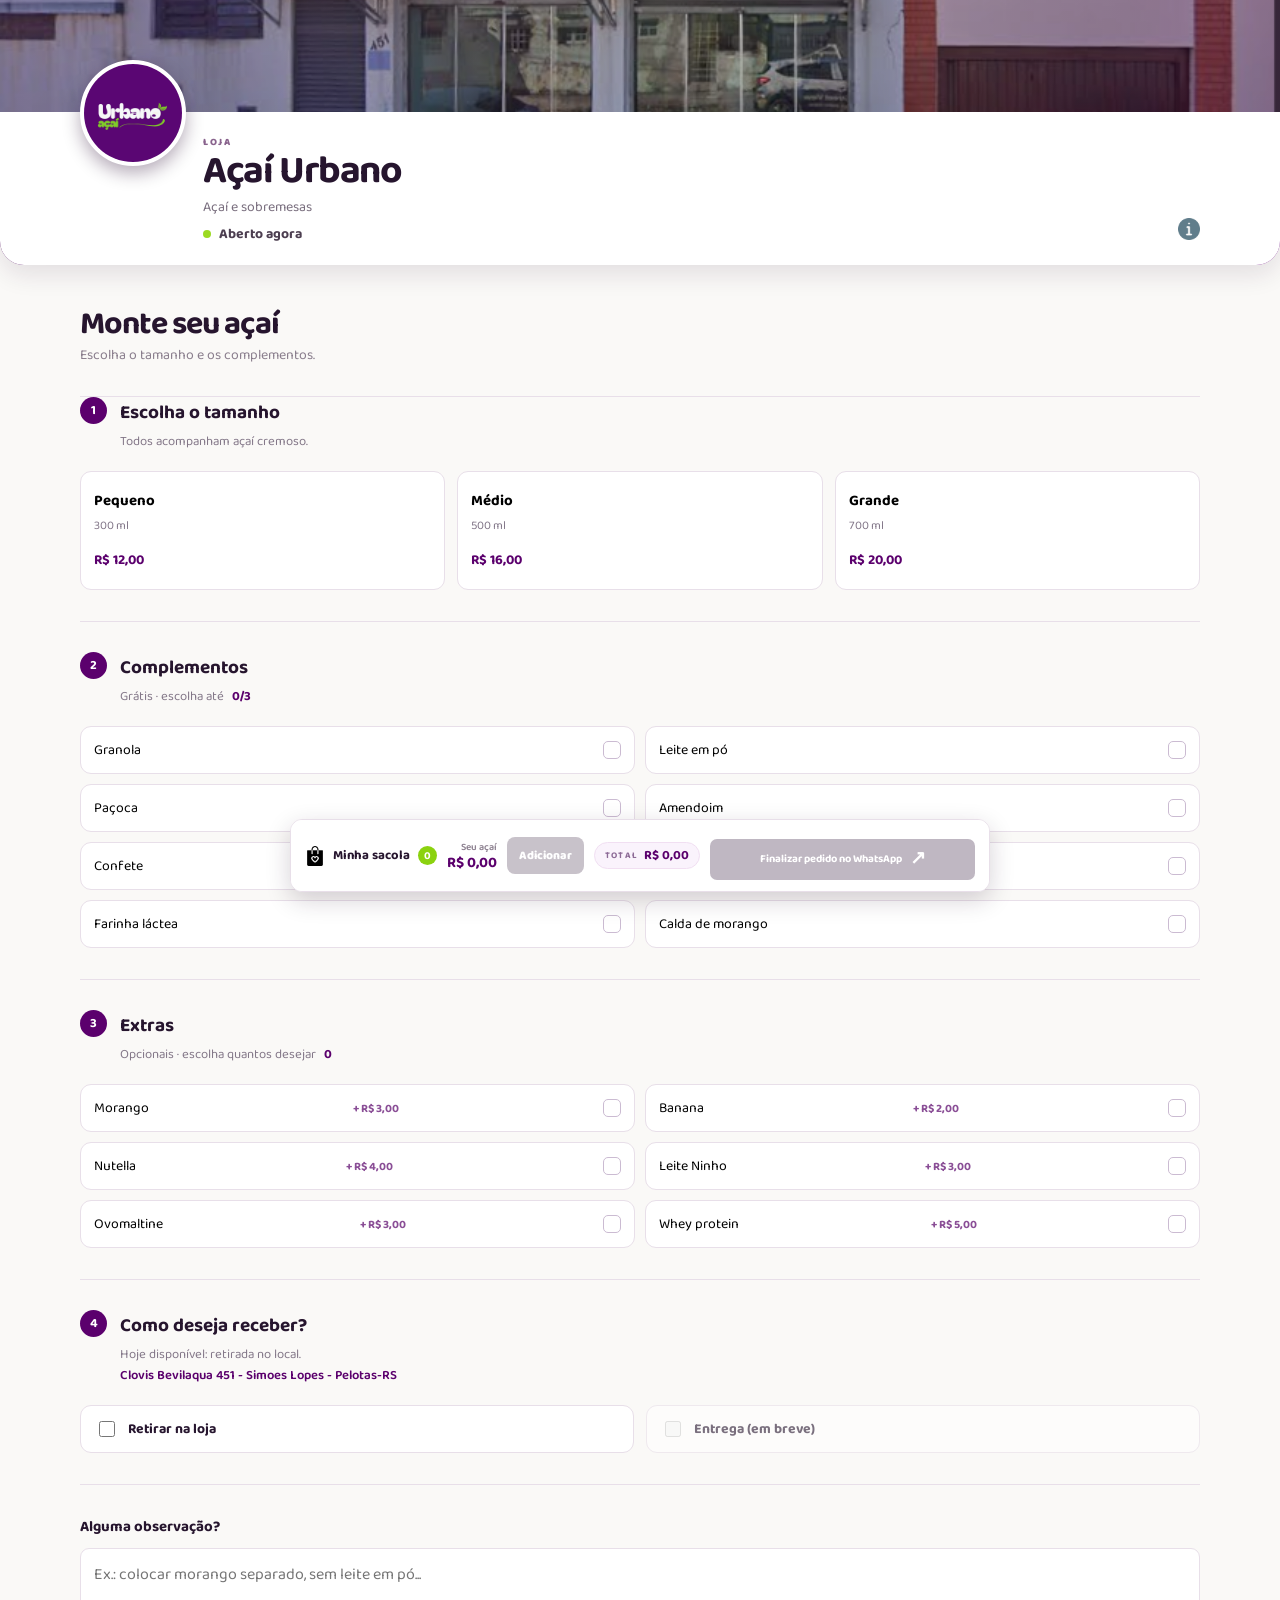
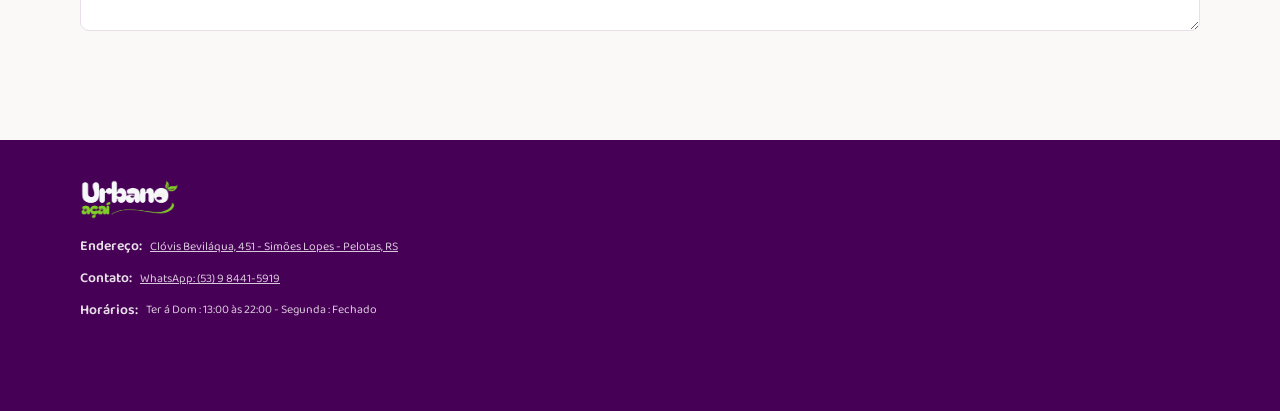
<file: index.html>
<!DOCTYPE html>
<html lang="pt-BR">
<head>
  <meta charset="UTF-8">
  <meta name="viewport" content="width=device-width, initial-scale=1.0">
  <meta name="theme-color" content="#4c1269">
  <title>Açaí Urbano | Peça seu açaí</title>
  <link rel="preconnect" href="https://fonts.googleapis.com">
  <link rel="preconnect" href="https://fonts.gstatic.com" crossorigin>
  <link href="https://fonts.googleapis.com/css2?family=Baloo+2:wght@400;500;600;700;800&display=swap" rel="stylesheet">
  <link rel="stylesheet" href="style.css">
  <link rel="shortcut icon" href="img/fiv-icon.png" type="image/x-icon">
</head>
<body>
  <header class="hero">
    <div class="delivery-profile" id="inicio">
      <div class="profile-cover" aria-hidden="true">
        <img class="img-fundo-perfil" src="img/Captura de tela 2026-08-15 174024.png" alt="">
      </div>
      <div class="profile-info">
        <div class="profile-logo">
          <img src="img/fiv-icon.png" alt="Logo do Açaí Urbano">
        </div>
        <div class="profile-details">
          <p class="profile-label">LOJA</p>
          <h1>Açaí Urbano</h1>
          <p class="profile-category">Açaí e sobremesas</p>
          <p class="profile-status"><span id="statusIndicator"></span> <span id="statusText">Aberto agora</span></p>
          <a href="#" class="profile-info-icon" aria-label="Abrir informações da loja" data-open-modal><img src="img/info.png" alt="Informações"></a>
        </div>
      </div>
    </div>
    <div class="berry berry-1"></div><div class="berry berry-2"></div><div class="berry berry-3"></div>
  </header>

  <main class="container" id="monte">
    <section class="intro">
      <h2>Monte seu açaí</h2>
      <p>Escolha o tamanho e os complementos.</p>
    </section>

    <div class="order-layout">
      <div class="builder">
        <section class="step">
          <div class="step-heading"><span>1</span><div><h3>Escolha o tamanho</h3><p>Todos acompanham açaí cremoso.</p></div></div>
          <div class="size-options" id="sizes"></div>
        </section>

        <section class="step">
          <div class="step-heading"><span>2</span><div><h3>Complementos</h3><p>Grátis · escolha até <b id="includedCount">0/3</b></p></div></div>
          <div class="options-grid" id="included"></div>
        </section>

        <section class="step">
          <div class="step-heading"><span>3</span><div><h3>Extras</h3><p>Opcionais · escolha quantos desejar <b id="extrasCount">0/3</b></p></div></div>
          <div class="options-grid" id="extras"></div>
        </section>

        <section class="step">
          <div class="step-heading"><span>4</span><div><h3>Como deseja receber?</h3><p>Hoje disponível: retirada no local. <br><a href="https://maps.google.com/maps?q=Clovis+Bevilaqua+451+Simoes+Lopes+Pelotas+RS" target="_blank" rel="noopener noreferrer">Clovis Bevilaqua 451 - Simoes Lopes - Pelotas-RS</a></p></div></div>
          <div class="pickup-options">
            <label class="pickup-option" for="pickupStore">
              <input id="pickupStore" type="checkbox">
              <span>Retirar na loja</span>
            </label>
            <label class="pickup-option disabled" for="deliverySoon">
              <input id="deliverySoon" type="checkbox" disabled>
              <span>Entrega (em breve)</span>
            </label>
          </div>
        </section>

        <section class="notes">
          <label for="notes">Alguma observação?</label>
          <textarea id="notes" maxlength="180" placeholder="Ex.: colocar morango separado, sem leite em pó..."></textarea>
        </section>
      </div>

      <aside class="summary" aria-live="polite">
        <div class="cart-bar" id="cartToggle" role="button" tabindex="0" aria-expanded="false">
          <span class="cart-bar-title">
            <img class="cart-icon" src="img/sacola-de-compras.png" alt="Sacola de compras">
            Minha sacola <b id="cartCount">0</b>
          </span>

          <div class="cart-summary-meta">
            <span class="cart-total-pill">
              <small>Total</small>
              <strong id="cartTotal">R$ 0,00</strong>
            </span>
          </div>

          <div class="current-order">
            <span><small>Seu açaí</small><strong id="currentTotal">R$ 0,00</strong></span>
            <button id="addToCart" type="button" disabled>Adicionar</button>
          </div>

          <button class="whatsapp whatsapp-quick" data-send-order type="button" id="sendOrderQuick" disabled>
            Finalizar pedido no WhatsApp <span>↗</span>
          </button>
        </div>
        <div class="cart-details" id="cartDetails">
          <div class="summary-top"><p>ITENS DA SACOLA</p><button class="close-cart" id="closeCart" type="button" aria-label="Fechar sacola">×</button></div>
          <div class="cart-items" id="cartItems"></div>
          <p class="pickup-note">Retirada no local · pagamento na retirada</p>
          <button class="whatsapp" data-send-order id="sendOrder" type="button">Finalizar pedido no WhatsApp <span>↗</span></button>
        </div>
      </aside>
    </div>

  </main>

  <div class="toast" id="toast" role="status"><span></span></div>

  <div class="info-modal-overlay" id="infoModal" aria-hidden="true">
    <div class="info-modal" role="dialog" aria-modal="true" aria-labelledby="infoModalTitle">
      <button class="info-modal-close" id="closeInfoModal" type="button" aria-label="Fechar informações">×</button>
      <div class="info-modal-header">
        <div class="info-modal-logo">
          <img src="img/fiv-icon.png" alt="Logo Açaí Urbano">
        </div>
        <div>
          <p class="profile-label">LOJA</p>
          <h3 id="infoModalTitle">Açaí Urbano</h3>
        </div>
      </div>

      <div class="info-modal-body">
        <div class="info-item">
          <span>Horários</span>
          <p>Terça a domingo: 13:00 às 22:00</p>
          <p>Segunda: fechado</p>
        </div>

        <div class="info-item">
          <span>WhatsApp</span>
          <a href="https://wa.me/5553984415919" target="_blank" rel="noopener noreferrer">(53) 9 8441-5919</a>
        </div>

        <div class="info-item">
          <span>Instagram</span>
          <a href="https://instagram.com/acaiurbano" target="_blank" rel="noopener noreferrer">@acaiurbano</a>
        </div>
        <div class="info-item">
          <span>Endereço</span>
          <a href="https://maps.google.com/maps?q=Clovis+Bevilaqua+451+Simoes+Lopes+Pelotas+RS" target="_blank" rel="noopener noreferrer">
            Clóvis Beviláqua, 451 - Simões Lopes, Pelotas/RS
          </a>
        </div>
        <div class="info-item">
          <span>Localização</span>
          <a href="https://maps.google.com/maps?q=Clovis+Bevilaqua+451+Simoes+Lopes+Pelotas+RS" target="_blank" rel="noopener noreferrer">
            Abrir no Google Maps
          </a>
        </div>
      </div>
    </div>
  </div>

  <footer id="footer"><div class="container">
    <div class="footer-content">
      <img src="img/logo fundo transparente grande.png" alt="Logo Açaí Urbano" width="100px">
      <div class="footer-info">
        <div class="footer-section">
          <h4>Endereço:</h4>
          <a href="https://maps.google.com/maps?q=Clovis+Bevilaqua+451+Simoes+Lopes+Pelotas+RS" target="_blank" rel="noopener noreferrer">
            Clóvis Beviláqua, 451 - Simões Lopes - Pelotas, RS
          </a>
        </div>
        <div class="footer-section">
          <h4>Contato:</h4>
          <a href="https://wa.me/5553984415919" target="_blank" rel="noopener noreferrer">WhatsApp: (53) 9 8441-5919</a>
        </div>
        <div class="footer-section">
          <h4>Horários:</h4>
          <p>Ter á Dom : 13:00 às 22:00 - Segunda : Fechado</p>
        </div>
      </div>
    </div>
  </div></footer>
  <script src="script.js"></script>
</body>
</html>
</file>
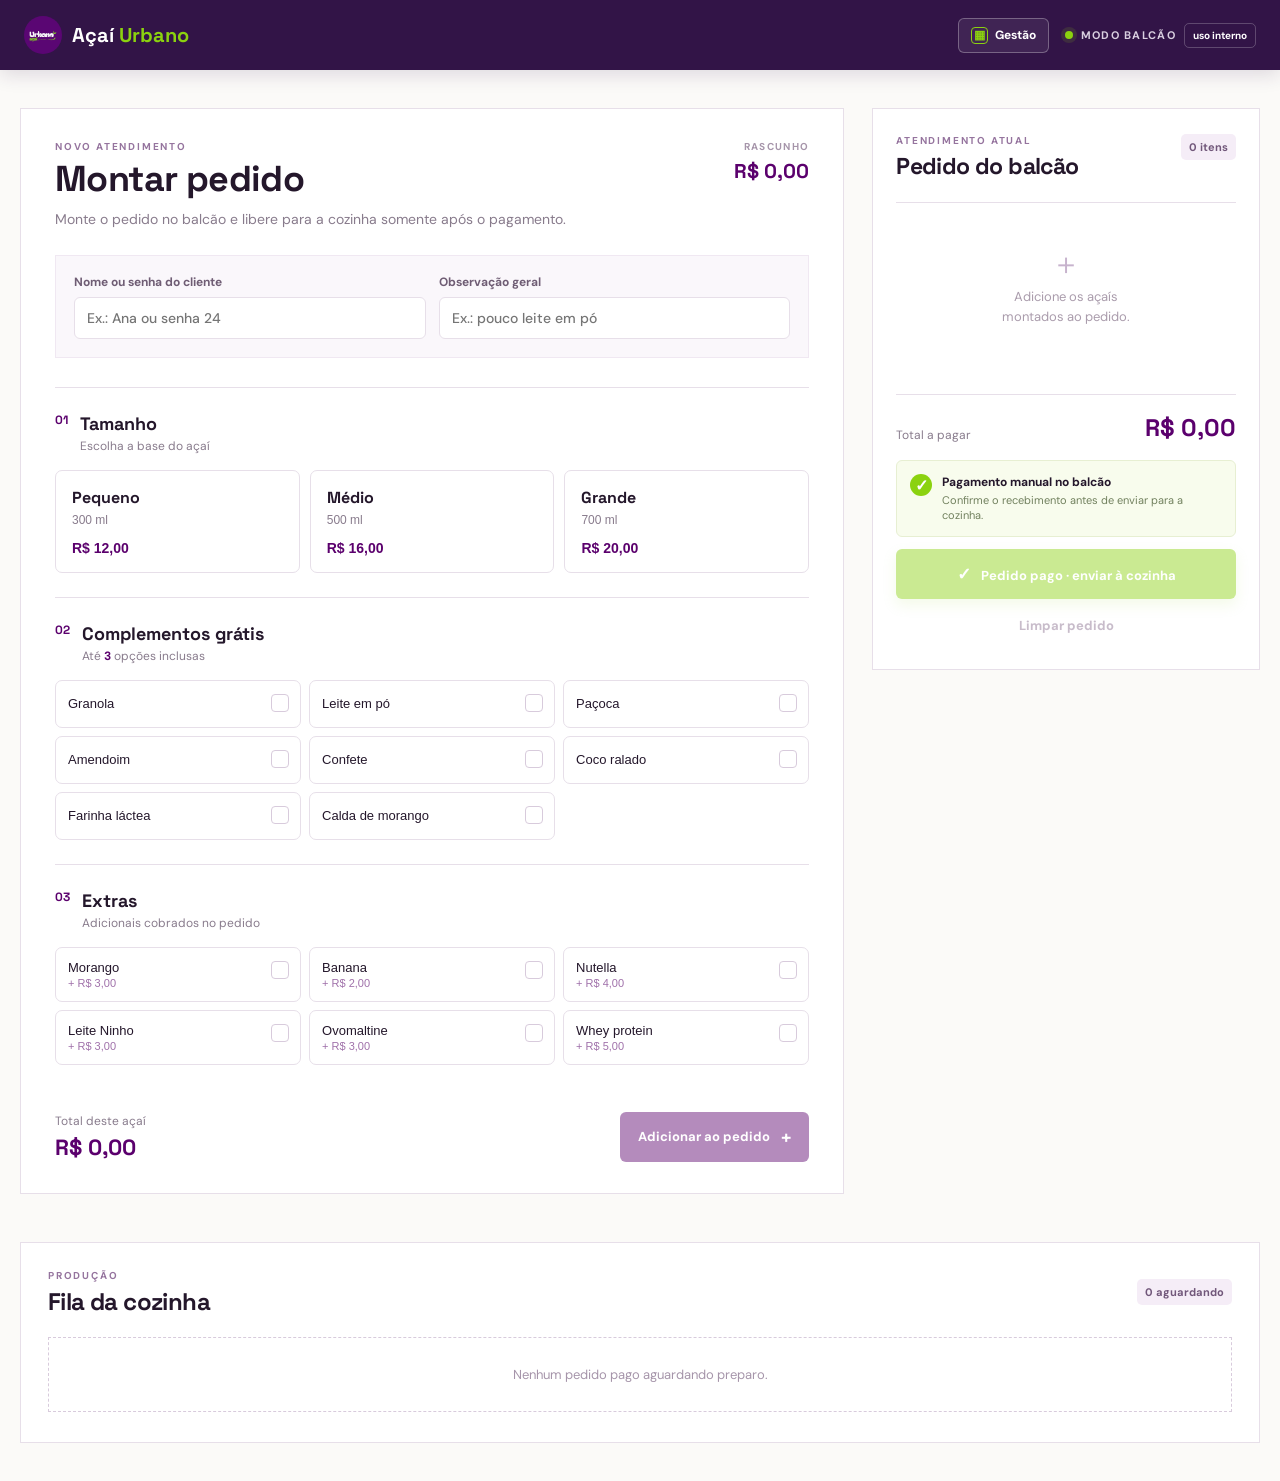
<file: balcao.html>
<!DOCTYPE html>
<html lang="pt-BR">
<head>
  <meta charset="UTF-8">
  <meta name="viewport" content="width=device-width, initial-scale=1.0">
  <meta name="theme-color" content="#321447">
  <title>Açaí Urbano | Balcão</title>
  <link rel="preconnect" href="https://fonts.googleapis.com">
  <link rel="preconnect" href="https://fonts.gstatic.com" crossorigin>
  <link href="https://fonts.googleapis.com/css2?family=DM+Sans:wght@400;500;600;700&family=Space+Grotesk:wght@500;600;700&display=swap" rel="stylesheet">
  <link rel="stylesheet" href="balcao.css">
</head>
<body>
  <header class="topbar">
    <a class="brand" href="index.html" aria-label="Voltar para o site público">
      <img src="img/fiv-icon.png" alt="">
      <span>Açaí <b>Urbano</b></span>
    </a>
    <div class="top-actions"><a class="management-link" href="gestao.html"><span aria-hidden="true">▦</span> Gestão</a><div class="mode"><span class="live-dot"></span> MODO BALCÃO <small>uso interno</small></div></div>
  </header>

  <main class="app-shell">
    <section class="workspace" aria-labelledby="pageTitle">
      <div class="page-heading">
        <div>
          <p class="eyebrow">NOVO ATENDIMENTO</p>
          <h1 id="pageTitle">Montar pedido</h1>
          <p class="subheading">Monte o pedido no balcão e libere para a cozinha somente após o pagamento.</p>
        </div>
        <div class="order-badge"><span id="draftLabel">RASCUNHO</span><strong id="draftTotal">R$ 0,00</strong></div>
      </div>

      <div class="customer-row">
        <label>Nome ou senha do cliente <input id="customerName" maxlength="40" placeholder="Ex.: Ana ou senha 24" autocomplete="off"></label>
        <label>Observação geral <input id="orderNote" maxlength="120" placeholder="Ex.: pouco leite em pó" autocomplete="off"></label>
      </div>

      <section class="builder-section">
        <div class="section-title"><span>01</span><div><h2>Tamanho</h2><p>Escolha a base do açaí</p></div></div>
        <div class="size-grid" id="sizes"></div>
      </section>

      <section class="builder-section">
        <div class="section-title"><span>02</span><div><h2>Complementos grátis</h2><p>Até <b id="includedLimit">3</b> opções inclusas</p></div></div>
        <div class="option-grid" id="included"></div>
      </section>

      <section class="builder-section">
        <div class="section-title"><span>03</span><div><h2>Extras</h2><p>Adicionais cobrados no pedido</p></div></div>
        <div class="option-grid" id="extras"></div>
      </section>

      <div class="builder-footer">
        <div><span>Total deste açaí</span><strong id="itemTotal">R$ 0,00</strong></div>
        <button class="primary-button" id="addItem" type="button" disabled>Adicionar ao pedido <span>+</span></button>
      </div>
    </section>

    <aside class="order-panel" aria-live="polite">
      <div class="panel-heading"><div><p class="eyebrow">ATENDIMENTO ATUAL</p><h2>Pedido do balcão</h2></div><span class="item-count" id="itemCount">0 itens</span></div>
      <div class="draft-items" id="draftItems"><div class="empty-state"><span>＋</span><p>Adicione os açaís<br>montados ao pedido.</p></div></div>
      <div class="panel-total"><span>Total a pagar</span><strong id="orderTotal">R$ 0,00</strong></div>
      <div class="payment-lock">
        <div class="lock-icon">✓</div>
        <div><strong>Pagamento manual no balcão</strong><p>Confirme o recebimento antes de enviar para a cozinha.</p></div>
      </div>
      <button class="paid-button" id="paidAndSend" type="button" disabled><span>✓</span> Pedido pago · enviar à cozinha</button>
      <button class="secondary-button" id="clearDraft" type="button" disabled>Limpar pedido</button>
    </aside>
  </main>

  <section class="kitchen-section" aria-labelledby="kitchenTitle">
    <div class="kitchen-heading"><div><p class="eyebrow">PRODUÇÃO</p><h2 id="kitchenTitle">Fila da cozinha</h2></div><div class="queue-count" id="queueCount">0 aguardando</div></div>
    <div class="kitchen-grid" id="kitchenQueue"><div class="empty-queue">Nenhum pedido pago aguardando preparo.</div></div>
  </section>

  <div class="toast" id="toast" role="status"></div>
  <script src="balcao.js"></script>
</body>
</html>
</file>
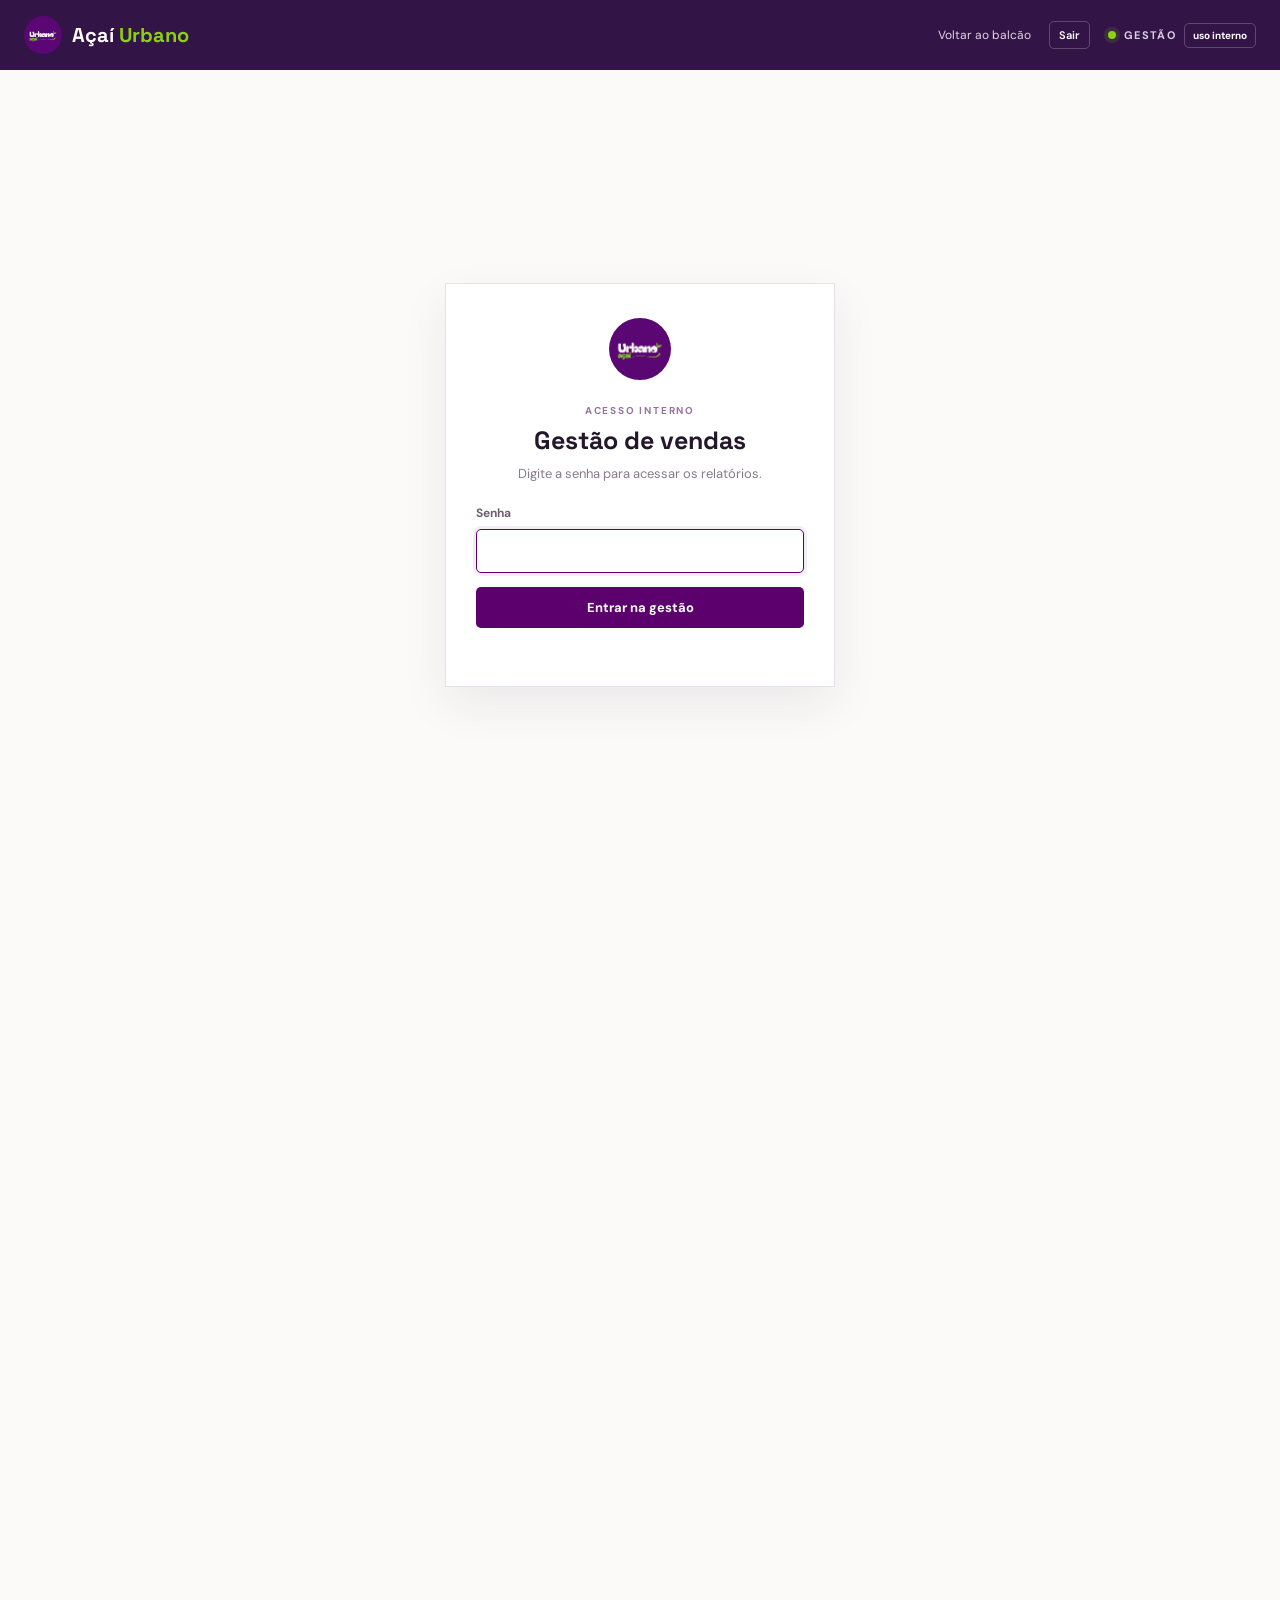
<file: gestao.html>
<!DOCTYPE html>
<html lang="pt-BR">
<head>
  <meta charset="UTF-8">
  <meta name="viewport" content="width=device-width, initial-scale=1.0">
  <meta name="theme-color" content="#321447">
  <title>Açaí Urbano | Gestão</title>
  <link rel="preconnect" href="https://fonts.googleapis.com">
  <link rel="preconnect" href="https://fonts.gstatic.com" crossorigin>
  <link href="https://fonts.googleapis.com/css2?family=DM+Sans:wght@400;500;600;700&family=Space+Grotesk:wght@500;600;700&display=swap" rel="stylesheet">
  <link rel="stylesheet" href="gestao.css">
</head>
<body class="locked">
  <header class="topbar">
    <a class="brand" href="balcao.html"><img src="img/fiv-icon.png" alt=""><span>Açaí <b>Urbano</b></span></a>
    <div class="top-actions"><a href="balcao.html">Voltar ao balcão</a><button class="logout-button" id="logout" type="button">Sair</button><div class="mode"><span class="live-dot"></span> GESTÃO <small>uso interno</small></div></div>
  </header>

  <section class="login-screen" id="loginScreen" aria-labelledby="loginTitle">
    <div class="login-box">
      <img src="img/fiv-icon.png" alt="Logo Açaí Urbano">
      <p class="eyebrow">ACESSO INTERNO</p>
      <h1 id="loginTitle">Gestão de vendas</h1>
      <p>Digite a senha para acessar os relatórios.</p>
      <form id="loginForm">
        <label for="accessPassword">Senha</label>
        <input id="accessPassword" type="password" autocomplete="current-password" autofocus>
        <button type="submit">Entrar na gestão</button>
        <small id="loginError" role="alert"></small>
      </form>
    </div>
  </section>

  <main class="page-shell">
    <div class="page-heading"><div><p class="eyebrow">CONTROLE DA LOJA</p><h1>Gestão de vendas</h1><p>Veja o movimento, quantidade vendida e lucro por período.</p></div><button id="refresh" class="refresh-button" type="button">Atualizar dados</button></div>

    <section class="filter-panel">
      <div class="period-tabs" role="tablist"><button class="period-tab active" data-period="week" type="button">Esta semana</button><button class="period-tab" data-period="month" type="button">Este mês</button><button class="period-tab" data-period="all" type="button">Tudo</button><button class="period-tab" data-period="custom" type="button">Personalizado</button></div>
      <div class="date-fields"><label>De <input id="startDate" type="date"></label><label>Até <input id="endDate" type="date"></label><button id="applyDates" class="apply-button" type="button">Aplicar período</button></div>
      <p class="filter-caption" id="filterCaption"></p>
    </section>

    <section class="metrics-grid">
      <article class="metric-card accent-purple"><span>Faturamento</span><strong id="revenue">R$ 0,00</strong><small>total vendido no período</small></article>
      <article class="metric-card accent-lime"><span>Lucro estimado</span><strong id="profit">R$ 0,00</strong><small>vendas menos custos cadastrados</small></article>
      <article class="metric-card accent-orange"><span>Pedidos pagos</span><strong id="orders">0</strong><small>comandas liberadas</small></article>
      <article class="metric-card accent-pink"><span>Açaís vendidos</span><strong id="acaiCount">0</strong><small>unidades montadas</small></article>
    </section>

    <div class="content-grid">
      <section class="panel sales-panel"><div class="panel-title"><div><p class="eyebrow">DESEMPENHO</p><h2>Resumo das vendas</h2></div><span id="averageTicket">Ticket médio: R$ 0,00</span></div><div class="chart" id="salesChart"></div></section>
      <section class="panel ranking-panel"><div class="panel-title"><div><p class="eyebrow">MIX DE PRODUTOS</p><h2>Mais vendidos</h2></div></div><div id="productRanking" class="ranking-list"></div></section>
    </div>

    <section class="panel details-panel"><div class="panel-title"><div><p class="eyebrow">CONFERÊNCIA</p><h2>Vendas por dia</h2></div><span id="detailCount"></span></div><div class="table-wrap"><table><thead><tr><th>Data</th><th>Pedidos</th><th>Açaís</th><th>Faturamento</th><th>Lucro estimado</th></tr></thead><tbody id="dailyTable"></tbody></table></div></section>

    <section class="panel orders-panel"><div class="panel-title"><div><p class="eyebrow">HISTÓRICO</p><h2>Pedidos do período</h2><p>Exclua uma venda quando o pedido for cancelado.</p></div><span id="orderHistoryCount"></span></div><div class="table-wrap"><table><thead><tr><th>Pedido</th><th>Cliente</th><th>Data e hora</th><th>Itens</th><th>Total</th><th></th></tr></thead><tbody id="orderHistory"></tbody></table></div></section>

    <section class="panel catalog-panel"><div class="panel-title"><div><p class="eyebrow">CARDÁPIO DO BALCÃO</p><h2>Configurar produtos</h2><p>Altere o que aparece na montagem dos pedidos.</p></div><button id="saveCatalog" class="apply-button" type="button">Salvar cardápio</button></div><div class="catalog-grid"><div class="catalog-group"><h3>Tamanhos</h3><div id="sizeCatalog"></div><button class="add-catalog" data-add="size" type="button">+ Adicionar tamanho</button></div><div class="catalog-group"><h3>Complementos grátis</h3><div id="includedCatalog"></div><button class="add-catalog" data-add="included" type="button">+ Adicionar complemento</button></div><div class="catalog-group"><h3>Extras</h3><div id="extraCatalog"></div><button class="add-catalog" data-add="extra" type="button">+ Adicionar extra</button></div></div><p class="saved-message" id="catalogMessage"></p></section>

    <section class="panel costs-panel"><div class="panel-title"><div><p class="eyebrow">CONFIGURAÇÃO</p><h2>Custos dos produtos</h2><p>Informe quanto custa produzir cada item para o lucro ficar mais preciso.</p></div><button id="saveCosts" class="apply-button" type="button">Salvar custos</button></div><div class="cost-fields" id="costFields"></div><p class="saved-message" id="savedMessage"></p></section>
  </main>
  <div class="toast" id="toast" role="status"></div>
  <script src="gestao.js"></script>
</body>
</html>
</file>
<file: style.css>
/* =========================================================
   AÇAÍ URBANO — ESTILOS GERAIS
   ========================================================= */

:root {
  --cream: #faf9f7;
  --ink: #26152e;
  --line: #e8dfe9;
  --pink: #8bd20f;
  --purple: #5b006d;
  --purple-dark: #460055;
  --green: #8bd20f;
}

* { box-sizing: border-box; }

html { scroll-behavior: smooth; }

body {
  margin: 0;
  color: var(--ink);
  background: var(--cream);
  font-family: 'Baloo 2', cursive;
}

button,
textarea { font: inherit; }

button { -webkit-tap-highlight-color: transparent; }

.container {
  width: min(1120px, calc(100% - 40px));
  margin: auto;
}

.brand {
  color: inherit;
  font-size: 24px;
  font-weight: 500;
  letter-spacing: -1.2px;
  text-decoration: none;
}

.brand > span { color: #8bd20f; font-size: 20px; }
.brand b { font-weight: 800; }

/* =========================================================
   CABEÇALHO / HERO
   ========================================================= */

.hero {
  position: relative;
  z-index: 1;
  min-height: 0;
  overflow: hidden;
  color: #fff;
  padding: 0;
  border-radius: 0 0 24px 24px;
  box-shadow: 0 10px 24px #2c15351c;
  background:
    radial-gradient(circle at 75% 25%, #740083 0, transparent 22%),
    linear-gradient(119deg, #460055, #5b006d 62%, #69007d);
}

.delivery-profile {
  position: relative;
  z-index: 2;
  width: 100%;
}

.profile-cover {
  position: relative;
  height: 112px;
  overflow: hidden;
  border: 0;
  border-radius: 0;
}

.img-fundo-perfil {
  display: block;
  width: 100%;
  height: 100%;
  object-fit: cover;
  object-position: center;
}

.profile-cover::before {
  position: absolute;
  inset: 0;
  content: '';
  pointer-events: none;
  background: linear-gradient(90deg, #40004a3d, #40004a0d 58%, #40004a42);
}

.profile-info {
  position: relative;
  display: flex;
  align-items: center;
  gap: 17px;
  min-height: 128px;
  padding: 22px max(26px, calc((100% - 1120px) / 2)) 20px;
  border: 0;
  border-radius: 0;
  background: #fff;
  color: var(--ink);
}

.profile-logo {
  flex: 0 0 106px;
  width: 106px;
  height: 106px;
  align-self: flex-start;
  margin-top: -74px;
  overflow: hidden;
  border: 4px solid #fff;
  border-radius: 50%;
  background: #fff;
  box-shadow: 0 7px 18px #21002955;
}

.profile-logo img { width: 100%; height: 100%; object-fit: cover; object-position: center 58%; }
.profile-details {
  flex: 1;
  position: relative;
}

.profile-info-icon {
  position: absolute;
  bottom: 5px;
  right: 0;
  display: inline-flex;
  align-items: center;
  justify-content: center;
}

.profile-info-icon img {
  width: 22px;
  height: 22px;
  object-fit: contain;
}

.info-modal-overlay {
  position: fixed;
  inset: 0;
  z-index: 30;
  display: flex;
  align-items: center;
  justify-content: center;
  padding: 22px;
  background: rgba(30, 12, 33, 0.58);
  opacity: 0;
  visibility: hidden;
  transition: opacity .2s ease, visibility .2s ease;
}

.info-modal-overlay.active {
  opacity: 1;
  visibility: visible;
}

.info-modal {
  position: relative;
  width: min(520px, 100%);
  max-height: min(82vh, 680px);
  overflow: auto;
  padding: 22px 20px 18px;
  border: 1px solid var(--line);
  border-radius: 20px;
  background: #fff;
  box-shadow: 0 20px 45px rgba(33, 1, 36, 0.26);
}

.info-modal-close {
  position: absolute;
  top: 12px;
  right: 12px;
  width: 36px;
  height: 36px;
  border: 0;
  border-radius: 50%;
  background: #f6edf8;
  color: var(--purple);
  font-size: 24px;
  line-height: 1;
  cursor: pointer;
}

.info-modal-header {
  display: flex;
  align-items: center;
  gap: 14px;
  padding-right: 32px;
  margin-bottom: 16px;
}

.info-modal-logo {
  width: 60px;
  height: 60px;
  border-radius: 50%;
  overflow: hidden;
  border: 2px solid #f3e8f5;
  background: #fff;
}

.info-modal-logo img {
  display: block;
  width: 100%;
  height: 100%;
  object-fit: cover;
}

.info-modal-header h3 {
  margin: 0;
  font-size: clamp(22px, 4vw, 28px);
  line-height: 1.1;
  letter-spacing: -0.8px;
}

.info-modal-body {
  display: grid;
  gap: 10px;
}

.info-item {
  padding: 2px 0;
  border: 0;
  border-bottom: 1px solid var(--line);
  border-radius: 0;
  background: transparent;
}

.info-item:last-child {
  border-bottom: 0;
}

.info-item span {
  display: block;
  margin-bottom: 2px;
  color: #815a8a;
  font-size: 11px;
  font-weight: 800;
  letter-spacing: 1.2px;
  text-transform: uppercase;
}

.info-item a,
.info-item p {
  margin: 0;
  color: var(--ink);
  font-size: 14px;
  line-height: 1.6;
  text-decoration: none;
}

.info-item a {
  color: var(--purple);
  font-weight: 700;
  text-decoration: underline;
  text-underline-offset: 2px;
  text-decoration-thickness: 1.5px;
}

.profile-label { margin: 0 0 2px; color: #89638d; font-size: 10px; font-weight: 800; letter-spacing: 1.6px; }
.profile-details h1 { margin: 0; font-size: clamp(28px, 4vw, 39px); line-height: 1; letter-spacing: -1.4px; }
.profile-category, .profile-status { margin: 5px 0 0; color: #786d7d; font-size: 14px; }
.profile-status { color: #4c3e50; font-weight: 700; }
.profile-status span:first-child { display: inline-block; width: 8px; height: 8px; margin-right: 5px; border-radius: 50%; transition: background .2s; }
.profile-status .status-open { background: #9cda22; }
.profile-status .status-closed { background: #c41e3a; }
.profile-status a { color: inherit; text-decoration: none; transition: color .2s; }
.profile-status a:hover { color: #8bd20f; }

.profile-order {
  display: inline-flex;
  align-items: center;
  justify-content: center;
  flex: none;
  gap: 8px;
  padding: 12px 16px;
  border-radius: 10px;
  color: #fff;
  background: var(--green);
  box-shadow: 0 7px 14px #78b60f3b;
  font-size: 14px;
  font-weight: 800;
  text-decoration: none;
}

.profile-order:hover { filter: brightness(1.06); }
.profile-order span { font-size: 19px; line-height: .7; }

.ver-horarios{
  text-decoration: underline;
  color: #4c3e50; 
  font-weight: 700;
  font-size: 14px;
}

.eyebrow {
  margin: 0 0 13px;
  color: #a4df24;
  font-size: 11px;
  font-weight: 700;
  letter-spacing: 2.1px;
}

.eyebrow.purple { color: #5b006d; }

.cta {
  display: inline-flex;
  align-items: center;
  gap: 18px;
  margin-left: auto;
  padding: 13px 17px;
  border-radius: 10px;
  color: #3c0048;
  background: #8bd20f;
  font-weight: 700;
  text-decoration: none;
}

.cta span { font-size: 20px; }

.berry {
  position: absolute;
  border-radius: 50%;
  background: radial-gradient(circle at 32% 25%, #df4aac, #7b176e 60%, #44104e);
  box-shadow: inset -9px -9px 15px #30063a88;
}

.berry-1 { top: 25px; right: 4%; width: 190px; height: 190px; opacity: .45; }
.berry-2 { top: -58px; right: 20%; width: 130px; height: 130px; opacity: .4; }
.berry-3 { top: 156px; right: 31%; width: 54px; height: 54px; opacity: .5; }

/* =========================================================
   MONTAGEM DO AÇAÍ
   ========================================================= */

.intro {
  padding: 42px 0 30px;
  border-bottom: 1px solid var(--line);
  text-align: left;
}

.intro h2 {
  margin: 0 0 2px;
  font-family: 'Baloo 2', cursive;
  font-size: clamp(27px, 4vw, 32px);
  line-height: 1.1;
  letter-spacing: -1px;
}

.intro > p:last-child {
  margin: 0;
  color: #897d8c;
  font-size: 14px;
}

.order-layout {
  width: 100%;
  display: block;
  padding-bottom: 76px;
}

.builder { 
  display: flex;
  flex-direction: column;
  align-items: center;
  width: 100%;
}

.step {
  width: 100%;
  padding: 0 0 31px;
  margin-bottom: 30px;
  border-bottom: 1px solid var(--line);
}

.step-heading {
  display: flex;
  align-items: flex-start;
  gap: 13px;
  margin-bottom: 19px;
}

.step-heading > span {
  display: grid;
  flex: none;
  width: 27px;
  height: 27px;
  place-items: center;
  border-radius: 50%;
  color: #fff;
  background: var(--purple);
  font-size: 13px;
  font-weight: 700;
}

.step h3 { margin: 1px 0 3px; font-size: 19px; }

.step-heading p { margin: 0; color: #847889; font-size: 13px; }
.step-heading p b { margin-left: 5px; color: var(--purple); }
.step-heading p a { color: var(--purple); text-decoration: none; font-weight: 600; transition: color .2s; }
.step-heading p a:hover { color: #8bd20f; }

.size-options {
  display: grid;
  grid-template-columns: repeat(3, 1fr);
  gap: 12px;
}

.options-grid {
  display: grid;
  grid-template-columns: repeat(2, 1fr);
  gap: 10px;
}

.size-card,
.option {
  border: 1.5px solid var(--line);
  border-radius: 11px;
  background: #fff;
  cursor: pointer;
  transition: border-color .2s, background .2s, box-shadow .2s;
}

.size-card { padding: 17px 13px; text-align: left; }

.size-card:hover,
.option:hover { border-color: #b486bd; }

.size-card.active,
.option.active {
  border-color: var(--purple);
  background: #fbf4fd;
  box-shadow: 0 0 0 1px var(--purple);
}

.size-card strong { display: block; font-size: 15px; }
.size-card span { display: block; margin: 3px 0 12px; color: #827688; font-size: 12px; }
.size-card b { color: var(--purple); font-size: 14px; }

.option {
  display: flex;
  align-items: center;
  justify-content: space-between;
  gap: 8px;
  padding: 12px 13px;
  font-size: 14px;
}

.option .check {
  display: grid;
  flex: none;
  width: 18px;
  height: 18px;
  place-items: center;
  border: 1.5px solid #cbbbd2;
  border-radius: 5px;
  color: #fff;
  font-size: 12px;
}

.option.active .check { border-color: var(--purple); background: var(--purple); }
.option small { color: #8a4e96; font-weight: 700; }

.notes { 
  padding-bottom: 25px;
  width: 100%;
 }
.notes label { display: block; margin-bottom: 9px; font-size: 15px; font-weight: 700; }

.notes textarea {
  width: 100%;
  min-height: 83px;
  padding: 13px;
  resize: vertical;
  border: 1.5px solid var(--line);
  border-radius: 9px;
  outline: none;
}

.notes textarea:focus { border-color: var(--purple); }

.pickup-options {
  display: grid;
  grid-template-columns: repeat(2, minmax(0, 1fr));
  gap: 12px;
}

.pickup-option {
  display: flex;
  align-items: center;
  gap: 10px;
  padding: 12px 14px;
  border: 1.5px solid var(--line);
  border-radius: 11px;
  background: #fff;
  color: var(--ink);
  font-size: 14px;
  font-weight: 700;
}

.pickup-option input {
  width: 16px;
  height: 16px;
  accent-color: var(--purple);
}

.pickup-option.disabled {
  opacity: .6;
  cursor: not-allowed;
}

.builder-total {
  width: 100%;
  margin: 0 0 12px;
  color: var(--purple);
  font-size: 1rem;
  font-weight: 800;
  text-align: right;
}

.builder-add {
  width: 100%;
  padding: 16px;
  border: 0;
  border-radius: 9px;
  color: #fff;
  background: var(--green);
  box-shadow: 0 8px 18px #6f197f2b;
  cursor: pointer;
  font-size: 16px;
  font-weight: 700;
}

.builder-add:hover { filter: brightness(1.08); }
.builder-add span { margin-left: 7px; font-size: 22px; vertical-align: -2px; }

/* =========================================================
   SACOLA FIXA
   ========================================================= */

.summary {
  position: fixed;
  z-index: 10;
  bottom: 8px;
  left: 50%;
  width: min(700px, calc(100% - 20px));
  padding: 0;
  overflow: hidden;
  transform: translateX(-50%);
  border: 1px solid var(--line);
  border-radius: 12px;
  background: #fff;
  box-shadow: 0 8px 24px #25102b30;
}

.cart-bar {
  display: flex;
  align-items: center;
  width: 100%;
  gap: 10px;
  padding: 11px 14px;
  border: 0;
  color: var(--ink);
  background: #fff;
  cursor: pointer;
  font-size: 13px;
  font-weight: 700;
  text-align: left;
}

.cart-bar-title {
  display: flex;
  align-items: center;
  gap: 8px;
  flex-shrink: 0;
  order: 0;
}
.cart-icon { width: 20px; height: 20px; object-fit: contain; }

.cart-bar-title b {
  display: grid;
  min-width: 19px;
  height: 19px;
  padding: 0 5px;
  place-items: center;
  border-radius: 12px;
  color: #fff;
  background: var(--pink);
  font-size: 11px;
}

.cart-summary-meta {
  display: flex;
  align-items: center;
  justify-content: center;
  margin-left: auto;
  order: 2;
}

.cart-total-pill {
  display: inline-flex;
  align-items: center;
  gap: 6px;
  padding: 5px 10px;
  border: 1px solid #f1dff2;
  border-radius: 999px;
  background: #faf3fc;
  color: var(--purple);
}

.cart-total-pill small {
  color: #8d6b97;
  font-size: 9px;
  font-weight: 700;
  letter-spacing: 1.2px;
  text-transform: uppercase;
}

.cart-total-pill strong {
  font-size: 13px;
  line-height: 1;
}

.current-order {
  display: flex;
  align-items: center;
  gap: 10px;
  margin-left: auto;
  order: 1;
}

.current-order > span { display: flex; flex-direction: column; align-items: flex-end; }
.current-order small { color: #8d8190; font-size: 10px; font-weight: 600; }
.current-order strong { color: var(--purple); font-size: 15px; line-height: 1.1; }

.current-order button {
  padding: 9px 12px;
  border: 0;
  border-radius: 8px;
  color: #fff;
  background: var(--green);
  cursor: pointer;
  font: inherit;
  font-size: 12px;
  font-weight: 800;
}

.current-order button:disabled { cursor: not-allowed; background: #c8c2ca; }

.cart-bar-total { margin-left: auto; color: var(--purple); font-size: 15px; }
.cart-chevron { color: var(--purple); font-size: 17px; transition: transform .25s; }
.expanded .cart-chevron { transform: rotate(180deg); }

.cart-details {
  display: none;
  padding: 0 18px 15px;
  border-top: 1px solid var(--line);
}

.expanded .cart-details { display: block; }

.summary-top {
  position: relative;
  display: flex;
  align-items: center;
  justify-content: space-between;
  padding: 13px 28px 9px 0;
}

.summary-top p {
  margin: 0;
  color: #765781;
  font-size: 10px;
  font-weight: 700;
  letter-spacing: 1.8px;
}

.close-cart {
  position: absolute;
  top: 6px;
  right: 0;
  border: 0;
  color: #7c3287;
  background: transparent;
  cursor: pointer;
  font-size: 25px;
  line-height: 1;
  padding: 0;
}

.cart-items { min-height: 0; max-height: 210px; overflow: auto; }
.empty { margin: 5px 0; color: #95889a; font-size: 14px; line-height: 1.5; }

.cart-item { padding: 10px 0; border-bottom: 1px solid var(--line); }

.cart-item-head,
.cart-bottom { display: flex; align-items: flex-start; justify-content: space-between; gap: 10px; }

.cart-item-head strong { display: block; font-size: 14px; }
.cart-item-head small { color: #897c8e; font-size: 11px; }

.cart-item p { margin: 6px 0 8px; color: #756779; font-size: 11px; line-height: 1.45; }
.cart-item p b { color: #604166; font-weight: 700; }
.cart-bottom { align-items: center; }
.cart-bottom > strong { color: var(--purple); font-size: 14px; }

.remove,
.quantity button {
  border: 0;
  color: var(--purple);
  background: transparent;
  cursor: pointer;
  font-size: 21px;
  font-weight: 700;
  line-height: 1;
}

.remove { padding: 0; color: #a78ba9; }

.quantity {
  display: flex;
  align-items: center;
  overflow: hidden;
  border: 1px solid var(--line);
  border-radius: 6px;
}

.quantity button { width: 25px; height: 25px; font-size: 17px; }
.quantity span { width: 23px; font-size: 12px; font-weight: 700; text-align: center; }

.whatsapp {
  width: 100%;
  margin-top: 12px;
  padding: 13px;
  border: 0;
  border-radius: 7px;
  color: #fff;
  background: var(--green);
  cursor: pointer;
  font-size: 15px;
  font-weight: 700;
}

.whatsapp-quick {
  display: none;
  width: auto;
  margin-top: 8px;
  padding: 9px 10px;
  font-size: 11px;
  line-height: 1.2;
  order: 4;
}

.summary:not(.expanded) .whatsapp-quick {
  display: inline-flex;
  align-items: center;
  justify-content: center;
  width: 100%;
}

.summary.expanded .whatsapp-quick { display: none; }

.whatsapp:hover { filter: brightness(.92); }
.whatsapp:disabled { background: #bfb7c2; cursor: not-allowed; }
.whatsapp span { margin-left: 8px; font-size: 19px; }
.pickup-note { margin: 9px 0 0; color: #8c7f91; font-size: 11px; text-align: center; }

/* =========================================================
   RODAPÉ E AVISOS
   ========================================================= */

footer { padding: 29px 0 90px 0; color: #fff; background: var(--purple-dark); }
footer .container { display: flex; align-items: center; justify-content: space-between; flex-wrap: wrap; gap: 20px; }
footer .brand { font-size: 20px; }
footer p { margin: 0; color: #d9c8dc; font-size: 12px; }

.footer-content {
  display: flex;
  flex-direction: column;
  align-items: flex-start;
  gap: 10px;
  width: 100%;
}

.footer-info {
  display: flex;
  flex-direction: column;
  flex: 1;
  gap: 10px;
}

.footer-section {
  display: flex;
  align-items: center;
  gap: 8px;
}

.footer-section h4 {
  font-size: 14px;
  font-weight: 600;
  color: var(--line);
  margin: 0;
}

.footer-section a {
  color: #d9c8dc;
  font-size: 12px;
  transition: color .2s;
}

.footer-section p {
  margin: 0;
  color: #d9c8dc;
  font-size: 12px;
  line-height: 1.4;
}

.footer-section a:hover {
  color: #8bd20f;
}

.toast {
  position: fixed;
  z-index: 20;
  top: 0;
  left: 0;
  right: 0;
  padding: 12px 19px;
  transform: translateY(-120px);
  color: #fff;
  box-shadow: 0 4px 20px #0003;
  font-size: 14px;
  transition: transform .3s;
  display: flex;
  align-items: center;
  justify-content: center;
  text-align: center;
}

.toast.show { transform: translateY(0); }

.toast.success {
  background: #2ecc71;
}

.toast.error {
  background: #c41e3a;
}

/* =========================================================
   RESPONSIVIDADE
   ========================================================= */

@media (max-width: 760px) {
  .container { width: min(100% - 30px, 1120px); }
  .hero { min-height: 0; padding: 0; }
  .delivery-profile { padding-top: 0; }
  .profile-cover { height: 96px; }
  .profile-info { display: grid; grid-template-columns: 78px 1fr; gap: 12px; min-height: 126px; padding: 18px 16px 16px; }
  .profile-logo { flex-basis: 78px; width: 78px; height: 78px; margin-top: -55px; }
  .profile-details h1 { font-size: 30px; }
  .profile-category, .profile-status { font-size: 12px; }

  .berry-1 { top: 165px; right: -60px; width: 170px; height: 170px; opacity: .35; }
  .berry-2 { display: none; }
  .berry-3 { top: 132px; right: 18%; }

  .intro { padding: 30px 0 24px; }
  .summary {
    width: min(500px, calc(100% - 12px));
    bottom: 6px;
  }

  .cart-bar {
    gap: 8px;
    align-items: center;
    flex-wrap: wrap;
  }

  .cart-bar-title {
    flex: 1 1 100%;
    justify-content: flex-start;
  }

  .cart-summary-meta {
    order: 2;
    width: auto;
    margin-left: auto;
    width: 100%;
  }

  .cart-total-pill {
    display: flex;
    justify-content: space-between;
    padding: 4px 8px;
    width: 100%;
  }

  .current-order {
    width: 100%;
    margin-left: 0;
    justify-content: space-between;
    gap: 7px;
  }

  .current-order > span {
    align-items: flex-start;
  }

  .current-order button {
    padding: 8px 10px;
    min-width: 86px;
  }

  .size-options { gap: 8px; }
  .size-card { padding: 13px 9px; }
  .options-grid { grid-template-columns: 1fr; }

  footer .container { flex-direction: column; align-items: flex-start; gap: 12px; }
}
</file>
<file: balcao.css>
.top-actions{display:flex;align-items:center;gap:16px}.management-link{display:inline-flex;align-items:center;gap:7px;padding:8px 12px;border:1px solid #ffffff4a;border-radius:6px;color:#fff;background:#ffffff12;text-decoration:none;font:700 12px 'DM Sans',sans-serif;transition:background .2s,border-color .2s,transform .2s}.management-link span{display:grid;width:17px;height:17px;place-items:center;border:1px solid #8bd20f;border-radius:4px;color:#8bd20f;font-size:12px;line-height:1}.management-link:hover{border-color:#8bd20f;background:#8bd20f20;transform:translateY(-1px)}@media(max-width:560px){.top-actions{gap:9px}.management-link{padding:7px 9px;font-size:11px}.management-link span{display:none}}
.kitchen-actions{display:grid;grid-template-columns:1fr 1.45fr;gap:8px}.print-button{width:100%;padding:10px;border:1px solid #d8cbdc;border-radius:5px;color:var(--purple);background:#fff;cursor:pointer;font-weight:700}.print-button:hover{background:#faf4fc}
:root{--ink:#24172b;--muted:#887b8c;--line:#e7dfe9;--purple:#5b006d;--purple-dark:#321447;--lime:#8bd20f;--paper:#fbfaf8;--white:#fff;--orange:#f17b43}*{box-sizing:border-box}body{margin:0;color:var(--ink);background:var(--paper);font-family:'DM Sans',sans-serif}.topbar{height:70px;padding:0 max(24px,calc((100% - 1260px)/2));display:flex;align-items:center;justify-content:space-between;color:#fff;background:var(--purple-dark);box-shadow:0 5px 18px #32144724}.brand{display:flex;align-items:center;gap:10px;color:#fff;text-decoration:none;font:700 20px 'Space Grotesk',sans-serif}.brand img{width:38px;height:38px;border-radius:50%;background:#fff}.brand b{color:var(--lime)}.mode{display:flex;align-items:center;gap:8px;color:#d9cfe0;font-size:11px;font-weight:700;letter-spacing:1.3px}.mode small{padding:5px 8px;border:1px solid #ffffff38;border-radius:5px;color:#fff;font-size:10px;letter-spacing:0;text-transform:none}.live-dot{width:8px;height:8px;border-radius:50%;background:var(--lime);box-shadow:0 0 0 4px #8bd20f22}.app-shell,.kitchen-section{width:min(1260px,calc(100% - 40px));margin:auto}.app-shell{display:grid;grid-template-columns:minmax(0,1.7fr) minmax(330px,.8fr);gap:28px;padding:38px 0 48px}.workspace,.order-panel,.kitchen-section{border:1px solid var(--line);background:#fff}.workspace{padding:31px 34px}.page-heading,.panel-heading,.kitchen-heading{display:flex;align-items:flex-start;justify-content:space-between;gap:20px}.eyebrow{margin:0 0 7px;color:#95749e;font-size:10px;font-weight:700;letter-spacing:1.8px}.page-heading h1,.panel-heading h2,.kitchen-heading h2{margin:0;font:700 clamp(26px,3vw,36px)/1.1 'Space Grotesk',sans-serif;letter-spacing:-.6px}.subheading{max-width:540px;margin:10px 0 0;color:var(--muted);font-size:14px}.order-badge{text-align:right}.order-badge span{display:block;color:#a695aa;font-size:10px;font-weight:700;letter-spacing:1.3px}.order-badge strong{display:block;margin-top:5px;color:var(--purple);font:700 20px 'Space Grotesk',sans-serif}.customer-row{display:grid;grid-template-columns:1fr 1fr;gap:13px;margin:27px 0 29px;padding:18px;background:#faf7fb;border:1px solid #f0e8f2}.customer-row label{display:grid;gap:7px;color:#6f5d74;font-size:12px;font-weight:700}.customer-row input{width:100%;padding:11px 12px;border:1px solid var(--line);border-radius:6px;outline:none;color:var(--ink);background:#fff;font:500 14px 'DM Sans',sans-serif}.customer-row input:focus{border-color:var(--purple);box-shadow:0 0 0 3px #5b006d12}.builder-section{padding:24px 0;border-top:1px solid var(--line)}.section-title{display:flex;align-items:flex-start;gap:12px;margin-bottom:16px}.section-title>span{color:var(--purple);font:700 12px 'Space Grotesk',sans-serif}.section-title h2{margin:0;font:700 18px 'Space Grotesk',sans-serif}.section-title p{margin:3px 0 0;color:var(--muted);font-size:12px}.section-title p b{color:var(--purple)}.size-grid{display:grid;grid-template-columns:repeat(3,1fr);gap:10px}.size-card,.option-card{position:relative;border:1px solid var(--line);border-radius:7px;background:#fff;color:var(--ink);cursor:pointer;text-align:left;transition:.18s ease}.size-card{padding:16px}.size-card:hover,.option-card:hover{border-color:#ba9cc1;transform:translateY(-1px)}.size-card.active,.option-card.active{border-color:var(--purple);box-shadow:0 0 0 2px #5b006d12;background:#fbf3fd}.size-card strong,.size-card span,.size-card b{display:block}.size-card strong{font:700 16px 'Space Grotesk',sans-serif}.size-card span{margin:5px 0 13px;color:var(--muted);font-size:12px}.size-card b{color:var(--purple);font-size:14px}.option-grid{display:grid;grid-template-columns:repeat(3,1fr);gap:8px}.option-card{min-height:48px;padding:12px 34px 12px 12px;font-size:13px}.option-card small{display:block;margin-top:2px;color:#a071aa;font-size:11px}.option-card i{position:absolute;top:13px;right:11px;width:18px;height:18px;display:grid;place-items:center;border:1px solid #d8cbdc;border-radius:4px;color:transparent;font-style:normal;font-size:12px}.option-card.active i{border-color:var(--purple);color:#fff;background:var(--purple)}.builder-footer{display:flex;align-items:center;justify-content:space-between;gap:20px;padding-top:23px}.builder-footer>div span,.panel-total span{display:block;color:var(--muted);font-size:12px}.builder-footer>div strong{display:block;margin-top:4px;color:var(--purple);font:700 22px 'Space Grotesk',sans-serif}.primary-button,.paid-button,.secondary-button{border:0;border-radius:6px;cursor:pointer;font:700 13px 'DM Sans',sans-serif}.primary-button{padding:13px 18px;color:#fff;background:var(--purple)}.primary-button:hover,.paid-button:hover{filter:brightness(1.1)}.primary-button:disabled,.paid-button:disabled,.secondary-button:disabled{cursor:not-allowed;opacity:.45}.primary-button span{margin-left:8px;font-size:18px;vertical-align:-2px}.order-panel{align-self:start;position:sticky;top:18px;padding:25px 23px}.panel-heading h2{font-size:23px}.item-count,.queue-count{padding:6px 8px;border-radius:5px;color:#71577a;background:#f5edf7;font-size:11px;font-weight:700}.draft-items{min-height:170px;max-height:400px;overflow:auto;margin:23px 0 14px;border-top:1px solid var(--line)}.empty-state{text-align:center;padding:46px 10px;color:#aa9cac}.empty-state span{display:block;color:#c7b3cd;font-size:30px;line-height:1}.empty-state p{margin:8px 0;font-size:13px;line-height:1.5}.draft-item{padding:14px 0;border-bottom:1px solid var(--line)}.draft-item-head{display:flex;justify-content:space-between;gap:12px}.draft-item strong{font:700 14px 'Space Grotesk',sans-serif}.draft-item .price{color:var(--purple);font-weight:700;white-space:nowrap}.draft-item p{margin:7px 0;color:var(--muted);font-size:11px;line-height:1.5}.remove-item{border:0;padding:0;color:#ae8eb2;background:transparent;cursor:pointer;font-size:20px;line-height:1}.panel-total{display:flex;align-items:end;justify-content:space-between;padding:17px 0;border-top:1px solid var(--line)}.panel-total strong{color:var(--purple);font:700 24px 'Space Grotesk',sans-serif}.payment-lock{display:flex;gap:10px;padding:13px;margin:0 0 12px;border:1px solid #e7efd2;border-radius:6px;background:#f8fced}.lock-icon{display:grid;flex:none;width:22px;height:22px;place-items:center;border-radius:50%;color:#fff;background:var(--lime);font-weight:700}.payment-lock strong{display:block;font-size:12px}.payment-lock p{margin:3px 0 0;color:#71805e;font-size:11px;line-height:1.35}.paid-button{width:100%;padding:14px;color:#fff;background:var(--lime);box-shadow:0 6px 13px #8bd20f32}.paid-button span{margin-right:7px;font-size:17px}.secondary-button{width:100%;margin-top:8px;padding:10px;color:#866c8c;background:transparent}.kitchen-section{padding:26px 27px 30px;margin-bottom:38px}.kitchen-heading{align-items:center}.kitchen-heading h2{font-size:24px}.kitchen-grid{display:grid;grid-template-columns:repeat(3,1fr);gap:13px;margin-top:22px}.empty-queue{grid-column:1/-1;padding:28px;border:1px dashed #d8cbdc;color:#a695aa;text-align:center;font-size:13px}.kitchen-card{padding:16px;border:1px solid #eadfea;border-left:4px solid var(--orange);background:#fff}.kitchen-card.done{border-left-color:var(--lime);opacity:.7}.kitchen-card-top{display:flex;justify-content:space-between;gap:10px}.kitchen-card h3{margin:0;font:700 16px 'Space Grotesk',sans-serif}.kitchen-card time{color:#a18ba6;font-size:11px}.kitchen-card .kitchen-lines{margin:13px 0;color:#6d5d71;font-size:12px;line-height:1.6}.kitchen-card .kitchen-lines strong{color:var(--ink)}.finish-button{width:100%;padding:10px;border:1px solid #d8e9ae;border-radius:5px;color:#567213;background:#f8fced;cursor:pointer;font-weight:700}.finish-button:hover{background:#eef8d9}.toast{position:fixed;right:24px;bottom:24px;z-index:5;max-width:340px;padding:13px 16px;border-radius:6px;color:#fff;background:var(--purple-dark);box-shadow:0 10px 22px #3214472b;opacity:0;transform:translateY(12px);transition:.2s;pointer-events:none;font-size:13px}.toast.show{opacity:1;transform:translateY(0)}@media(max-width:850px){.app-shell{grid-template-columns:1fr}.order-panel{position:relative;top:auto}.kitchen-grid{grid-template-columns:repeat(2,1fr)}}@media(max-width:580px){.topbar{height:62px;padding:0 16px}.mode small{display:none}.app-shell,.kitchen-section{width:calc(100% - 24px)}.app-shell{padding:22px 0 32px}.workspace{padding:23px 17px}.page-heading{display:block}.order-badge{margin-top:15px;text-align:left}.customer-row,.size-grid,.option-grid{grid-template-columns:1fr 1fr}.customer-row label:last-child{grid-column:1/-1}.builder-footer{align-items:stretch;flex-direction:column}.primary-button{width:100%}.kitchen-section{padding:22px 16px}.kitchen-grid{grid-template-columns:1fr}.toast{right:12px;bottom:12px;left:12px;max-width:none}}
</file>
<file: gestao.css>
.catalog-panel{margin-top:17px}.catalog-panel .panel-title>div>p:not(.eyebrow){margin:7px 0 0;color:var(--muted);font-size:12px}.catalog-grid{display:grid;grid-template-columns:1.3fr 1fr 1.3fr;gap:24px;margin-top:20px}.catalog-group h3{margin:0 0 9px;font:700 14px 'Space Grotesk',sans-serif}.catalog-row{display:grid;grid-template-columns:1.2fr .8fr .7fr .7fr 24px;gap:5px;align-items:center;margin-bottom:6px}.catalog-row.simple{grid-template-columns:1fr 24px}.catalog-row input{width:100%;min-width:0;padding:7px 6px;border:1px solid var(--line);border-radius:4px;color:var(--ink);font:11px 'DM Sans',sans-serif}.catalog-row button{width:24px;height:28px;padding:0;border:0;border-radius:4px;color:#b33b58;background:#fff1f4;cursor:pointer;font-size:18px;line-height:1}.catalog-row button:hover{background:#ffe1e8}.add-catalog{margin-top:5px;padding:7px 9px;border:1px dashed #cbb7cf;border-radius:4px;color:var(--purple);background:#fff;cursor:pointer;font:700 11px 'DM Sans',sans-serif}.add-catalog:hover{background:#faf4fc}
.login-screen{position:fixed;inset:70px 0 0;z-index:10;display:flex;align-items:center;justify-content:center;padding:20px;background:#fbfaf8}.login-box{width:min(390px,100%);padding:34px 30px;border:1px solid var(--line);background:#fff;box-shadow:0 18px 45px #32144712;text-align:center}.login-box>img{width:62px;height:62px;margin-bottom:19px;border-radius:50%}.login-box h1{margin:0;font:700 25px 'Space Grotesk',sans-serif}.login-box>p:not(.eyebrow){margin:9px 0 23px;color:var(--muted);font-size:13px}.login-box form{display:grid;gap:8px;text-align:left}.login-box label{color:#6f5d74;font-size:12px;font-weight:700}.login-box input{padding:12px;border:1px solid var(--line);border-radius:5px;outline:none;font:14px 'DM Sans',sans-serif}.login-box input:focus{border-color:var(--purple);box-shadow:0 0 0 3px #5b006d12}.login-box form button{margin-top:6px;padding:12px;border:0;border-radius:5px;color:#fff;background:var(--purple);cursor:pointer;font:700 13px 'DM Sans',sans-serif}.login-box form button:hover{filter:brightness(1.1)}.login-box small{min-height:16px;color:#bd3f5c;font-size:11px}.locked .page-shell{visibility:hidden}.logout-button{padding:6px 9px;border:1px solid #ffffff38;border-radius:5px;color:#fff;background:transparent;cursor:pointer;font:600 11px 'DM Sans',sans-serif}.logout-button:hover{background:#ffffff12}.login-screen[aria-hidden="true"]{display:none}
.orders-panel{margin-top:17px}.orders-panel .panel-title>div>p:not(.eyebrow){margin:7px 0 0;color:var(--muted);font-size:12px}.delete-order{padding:7px 9px;border:1px solid #edcdd7;border-radius:5px;color:#b33b58;background:#fff;cursor:pointer;font:700 11px 'DM Sans',sans-serif}.delete-order:hover{background:#fff3f5}
:root{--ink:#24172b;--muted:#887b8c;--line:#e7dfe9;--purple:#5b006d;--dark:#321447;--lime:#8bd20f;--orange:#f17b43;--pink:#d64c9e;--paper:#fbfaf8}*{box-sizing:border-box}body{margin:0;color:var(--ink);background:var(--paper);font-family:'DM Sans',sans-serif}.topbar{height:70px;padding:0 max(24px,calc((100% - 1260px)/2));display:flex;align-items:center;justify-content:space-between;color:#fff;background:var(--dark);box-shadow:0 5px 18px #32144724}.brand{display:flex;align-items:center;gap:10px;color:#fff;text-decoration:none;font:700 20px 'Space Grotesk',sans-serif}.brand img{width:38px;height:38px;border-radius:50%;background:#fff}.brand b{color:var(--lime)}.top-actions{display:flex;align-items:center;gap:18px}.top-actions>a{color:#e2d5e5;font-size:12px;text-decoration:none}.mode{display:flex;align-items:center;gap:8px;color:#d9cfe0;font-size:11px;font-weight:700;letter-spacing:1.3px}.mode small{padding:5px 8px;border:1px solid #ffffff38;border-radius:5px;color:#fff;font-size:10px;letter-spacing:0;text-transform:none}.live-dot{width:8px;height:8px;border-radius:50%;background:var(--lime);box-shadow:0 0 0 4px #8bd20f22}.page-shell{width:min(1260px,calc(100% - 40px));margin:auto;padding:38px 0 60px}.page-heading{display:flex;align-items:flex-end;justify-content:space-between;gap:20px;margin-bottom:27px}.eyebrow{margin:0 0 7px;color:#95749e;font-size:10px;font-weight:700;letter-spacing:1.8px}.page-heading h1{margin:0;font:700 clamp(27px,3vw,38px)/1.1 'Space Grotesk',sans-serif}.page-heading p:not(.eyebrow){margin:9px 0 0;color:var(--muted);font-size:14px}.refresh-button,.apply-button{padding:11px 14px;border:1px solid #d8cbdc;border-radius:6px;color:var(--purple);background:#fff;cursor:pointer;font:700 12px 'DM Sans',sans-serif}.refresh-button:hover,.apply-button:hover{background:#faf4fc}.filter-panel,.panel{border:1px solid var(--line);background:#fff}.filter-panel{padding:18px 20px;margin-bottom:17px}.period-tabs{display:flex;gap:6px}.period-tab{padding:9px 13px;border:1px solid transparent;border-radius:5px;color:#826f87;background:#f7f1f8;cursor:pointer;font:700 12px 'DM Sans',sans-serif}.period-tab.active{color:#fff;background:var(--purple)}.date-fields{display:none;align-items:end;gap:10px;margin-top:14px}.date-fields.visible{display:flex}.date-fields label{display:grid;gap:5px;color:var(--muted);font-size:11px;font-weight:700}.date-fields input{padding:9px;border:1px solid var(--line);border-radius:5px;color:var(--ink);font:12px 'DM Sans',sans-serif}.filter-caption{margin:13px 0 0;color:#9b8ca0;font-size:12px}.metrics-grid{display:grid;grid-template-columns:repeat(4,1fr);gap:13px;margin-bottom:17px}.metric-card{position:relative;padding:19px 18px;border:1px solid var(--line);border-top:3px solid var(--purple);background:#fff}.metric-card.accent-lime{border-top-color:var(--lime)}.metric-card.accent-orange{border-top-color:var(--orange)}.metric-card.accent-pink{border-top-color:var(--pink)}.metric-card span{display:block;color:var(--muted);font-size:12px;font-weight:600}.metric-card strong{display:block;margin:7px 0 4px;color:var(--purple);font:700 24px 'Space Grotesk',sans-serif}.metric-card small{color:#a393a6;font-size:11px}.content-grid{display:grid;grid-template-columns:1.4fr 1fr;gap:17px;margin-bottom:17px}.panel{padding:23px 22px}.panel-title{display:flex;justify-content:space-between;align-items:flex-start;gap:15px}.panel-title h2{margin:0;font:700 20px 'Space Grotesk',sans-serif}.panel-title>span{color:#89768e;font-size:11px}.chart{height:208px;display:flex;align-items:end;gap:12px;padding:24px 3px 0;border-bottom:1px solid var(--line);overflow-x:auto}.chart-column{display:flex;align-items:center;flex-direction:column;justify-content:end;min-width:46px;height:100%;gap:5px}.bar{position:relative;width:30px;min-height:8px;border-radius:4px 4px 0 0;background:var(--purple)}.bar span{position:absolute;top:-17px;width:100%;color:#8f7c94;text-align:center;font-size:10px}.bar-value{display:none;position:absolute;color:var(--purple);font-size:10px}.chart-column small{color:#9e8fa1;font-size:10px}.ranking-list{display:grid;gap:14px;margin-top:22px}.ranking-row{display:grid;grid-template-columns:22px 1fr 24px;align-items:center;gap:9px}.rank{display:grid;width:22px;height:22px;place-items:center;border-radius:50%;color:#795881;background:#f4edf6;font-size:11px;font-weight:700}.ranking-row strong{font-size:12px}.ranking-row>b{color:var(--purple);font-size:13px;text-align:right}.progress{height:5px;margin-top:7px;border-radius:4px;background:#f0e7f2}.progress i{display:block;height:100%;border-radius:4px;background:var(--lime)}.empty-chart,.empty-table{width:100%;color:#a695aa;text-align:center;font-size:12px}.details-panel{padding-bottom:10px}.table-wrap{overflow:auto;margin-top:18px}table{width:100%;border-collapse:collapse;font-size:12px}th{padding:9px 8px;color:#927c98;background:#fbf8fc;font-size:10px;letter-spacing:.5px;text-align:left;text-transform:uppercase}td{padding:12px 8px;border-bottom:1px solid #f0e9f1}td:not(:first-child){color:#67566b}.profit-cell{color:#5b8b0b!important;font-weight:700}.costs-panel{margin-top:17px}.costs-panel .panel-title>div>p:not(.eyebrow){margin:7px 0 0;color:var(--muted);font-size:12px}.cost-fields{display:grid;grid-template-columns:1fr 1fr;gap:35px;margin-top:20px}.cost-fields h3{margin:0 0 9px;font:700 14px 'Space Grotesk',sans-serif}.cost-fields label{display:flex;align-items:center;justify-content:space-between;padding:9px 0;border-bottom:1px solid #f0e9f1;color:#716072;font-size:12px}.cost-fields label span{color:#9b8ca0}.cost-fields input{width:74px;padding:6px;border:1px solid var(--line);border-radius:4px;color:var(--ink);font:12px 'DM Sans',sans-serif}.saved-message{height:15px;margin:13px 0 0;color:#6d940f;font-size:12px}.toast{position:fixed;right:24px;bottom:24px;padding:13px 16px;border-radius:6px;color:#fff;background:var(--dark);box-shadow:0 10px 22px #3214472b;opacity:0;transform:translateY(12px);transition:.2s;font-size:13px}.toast.show{opacity:1;transform:translateY(0)}@media(max-width:850px){.metrics-grid{grid-template-columns:repeat(2,1fr)}.content-grid{grid-template-columns:1fr}}@media(max-width:560px){.topbar{height:62px;padding:0 16px}.top-actions>a{display:none}.mode small{display:none}.page-shell{width:calc(100% - 24px);padding-top:25px}.page-heading{display:block}.refresh-button{margin-top:17px}.period-tabs{display:grid;grid-template-columns:1fr 1fr}.period-tab{width:100%}.date-fields{flex-wrap:wrap}.date-fields label{flex:1;min-width:120px}.date-fields .apply-button{width:100%}.metrics-grid{gap:9px}.metric-card{padding:15px 12px}.metric-card strong{font-size:19px}.metric-card small{font-size:10px}.panel{padding:19px 15px}.cost-fields{grid-template-columns:1fr;gap:22px}.toast{right:12px;bottom:12px;left:12px}}
</file>
